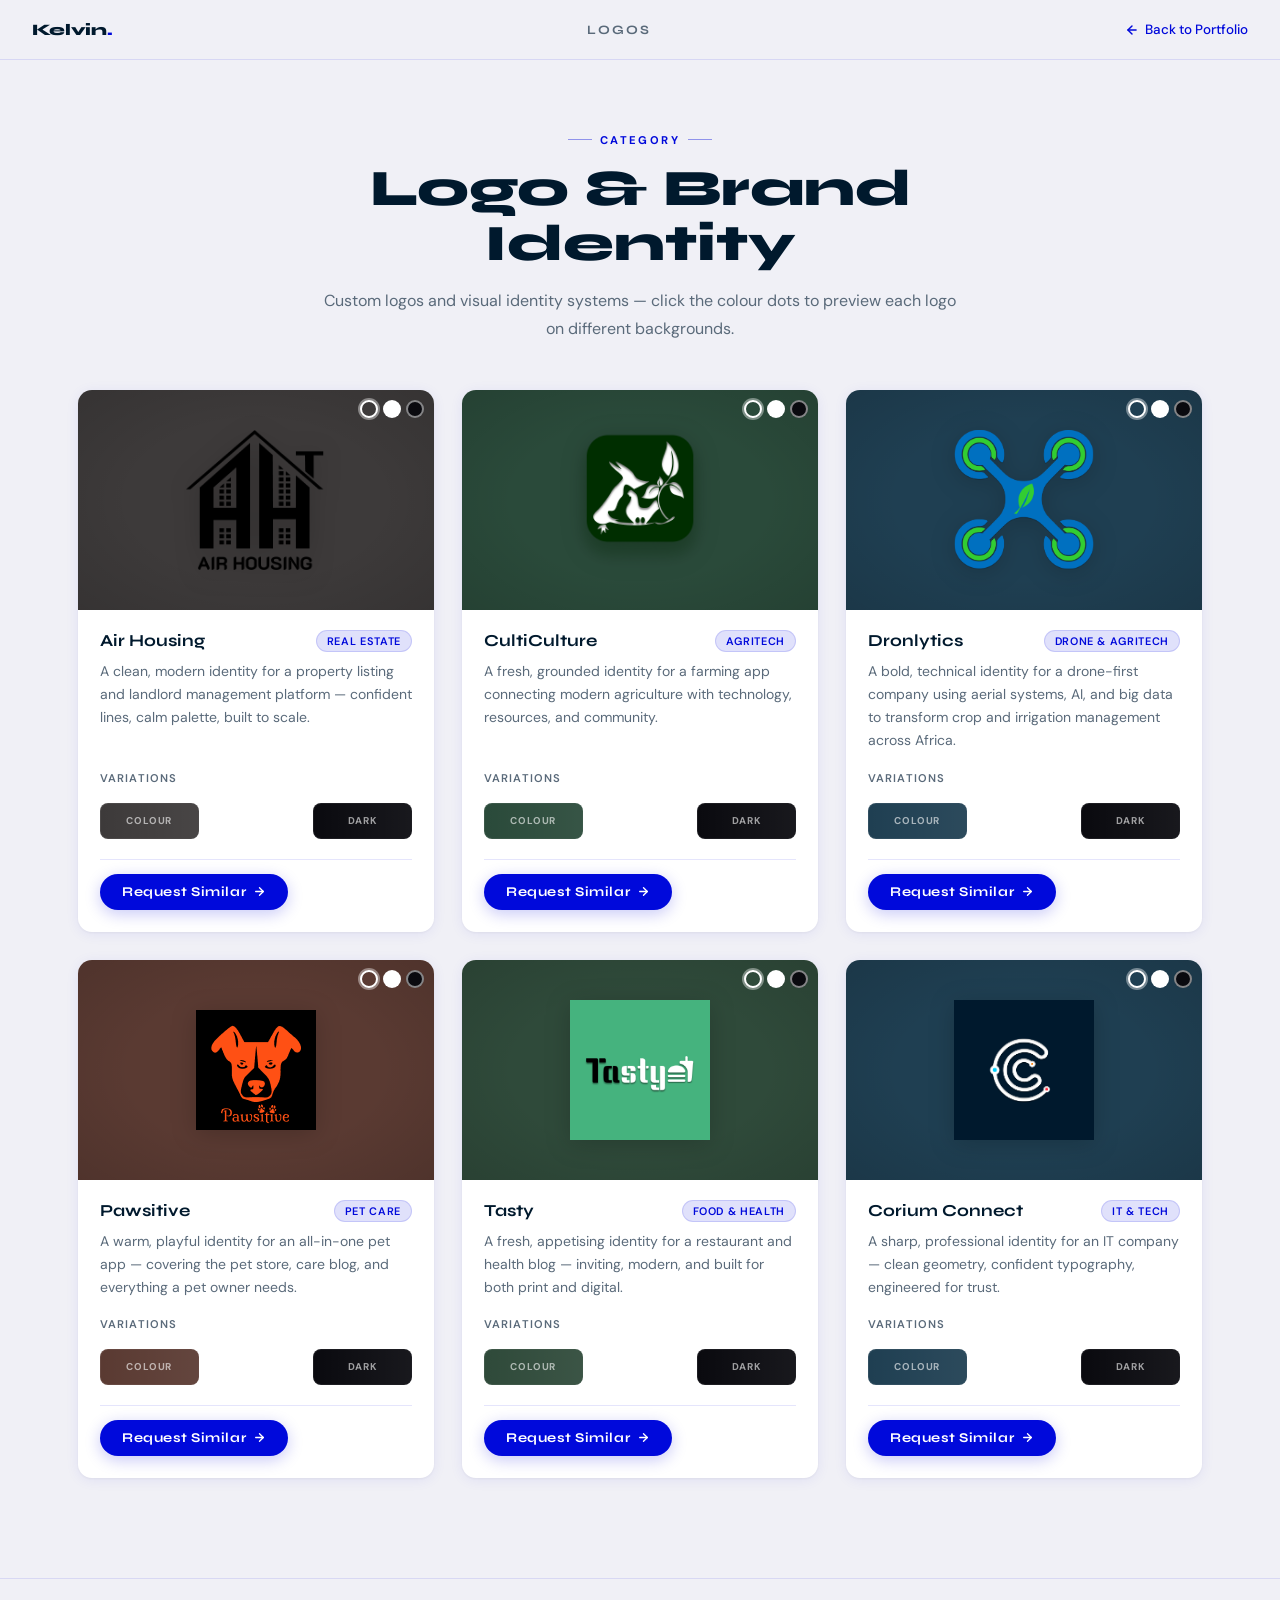
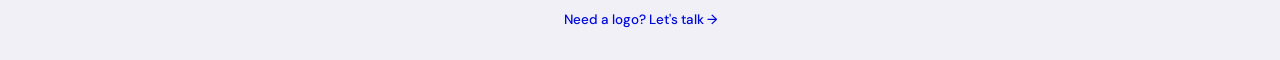
<file: logos.html>
<!DOCTYPE html>
<html lang="en">
<head>
  <meta charset="utf-8">
  <meta name="viewport" content="width=device-width, initial-scale=1">
  <title>Logos — Kelvin Ariedi</title>
  <link rel="stylesheet" href="work.css">
  <style>
    /* ── Logo grid ── */
    .logos-grid {
      display: grid;
      grid-template-columns: repeat(auto-fill, minmax(300px, 1fr));
      gap: 28px;
    }

    /* ── Logo card ── */
    .logo-card {
      background: var(--surface);
      border-radius: var(--radius);
      overflow: hidden;
      box-shadow: 0 2px 14px rgba(0,9,219,.07), 0 1px 3px rgba(0,0,0,.05);
      display: flex;
      flex-direction: column;
      transition: transform var(--transition), box-shadow var(--transition);
    }
    .logo-card:hover {
      transform: translateY(-5px);
      box-shadow: 0 18px 44px rgba(0,9,219,.13), 0 4px 12px rgba(0,0,0,.07);
    }

    /* ── Logo display area ── */
    .logo-display {
      height: 220px;
      display: flex;
      align-items: center;
      justify-content: center;
      padding: 36px;
      position: relative;
      overflow: hidden;
      transition: background .3s ease;
    }
    /* subtle inner vignette */
    .logo-display::after {
      content: '';
      position: absolute;
      inset: 0;
      background: radial-gradient(ellipse at center, transparent 50%, rgba(0,0,0,.12) 100%);
      pointer-events: none;
    }
    .logo-display img {
      max-width: 100%;
      max-height: 140px;
      object-fit: contain;
      position: relative;
      z-index: 1;
      filter: drop-shadow(0 4px 12px rgba(0,0,0,.18));
      transition: transform var(--transition);
    }
    .logo-card:hover .logo-display img { transform: scale(1.04); }

    /* placeholder icon when no image */
    .logo-placeholder {
      display: flex;
      align-items: center;
      justify-content: center;
      width: 80px; height: 80px;
      border-radius: 20px;
      background: rgba(255,255,255,.15);
      backdrop-filter: blur(4px);
    }
    .logo-placeholder svg {
      width: 36px; height: 36px;
      stroke: rgba(255,255,255,.6); fill: none;
      stroke-width: 1.4; stroke-linecap: round; stroke-linejoin: round;
    }

    /* bg toggle buttons */
    .bg-toggles {
      position: absolute;
      top: 10px; right: 10px;
      z-index: 2;
      display: flex;
      gap: 5px;
    }
    .bg-toggle {
      width: 18px; height: 18px;
      border-radius: 50%;
      border: 2px solid rgba(255,255,255,.5);
      cursor: pointer;
      transition: transform .18s ease, border-color .18s ease;
    }
    .bg-toggle:hover  { transform: scale(1.2); border-color: #fff; }
    .bg-toggle.active { border-color: #fff; box-shadow: 0 0 0 2px rgba(255,255,255,.4); }

    /* ── Card body ── */
    .logo-body {
      padding: 20px 22px 22px;
      flex: 1;
      display: flex;
      flex-direction: column;
      gap: 8px;
    }
    .logo-header {
      display: flex;
      align-items: flex-start;
      justify-content: space-between;
      gap: 10px;
    }
    .logo-name {
      font-family: 'Syne', sans-serif;
      font-size: 1.05rem;
      font-weight: 700;
      color: var(--ink);
    }
    .logo-desc {
      font-size: .875rem;
      line-height: 1.65;
      color: var(--muted);
      flex: 1;
    }

    /* variations strip */
    .variations-strip {
      display: flex;
      gap: 8px;
      margin-top: 6px;
    }
    .variation-swatch {
      flex: 1;
      height: 36px;
      border-radius: var(--radius-sm);
      display: flex;
      align-items: center;
      justify-content: center;
      font-size: .62rem;
      font-weight: 700;
      letter-spacing: .08em;
      text-transform: uppercase;
      color: rgba(255,255,255,.6);
      border: 1px solid rgba(255,255,255,.08);
      cursor: default;
      position: relative;
      overflow: hidden;
    }
    .variation-swatch span {
      position: relative;
      z-index: 1;
    }
    /* coming-soon shimmer */
    .variation-swatch.coming::after {
      content: '';
      position: absolute;
      inset: 0;
      background: linear-gradient(90deg, transparent 0%, rgba(255,255,255,.06) 50%, transparent 100%);
      background-size: 200% 100%;
      animation: shimmer 2s linear infinite;
    }
    @keyframes shimmer { to { background-position: -200% 0; } }

    .variations-label {
      font-size: .7rem;
      font-weight: 600;
      letter-spacing: .1em;
      text-transform: uppercase;
      color: var(--muted);
      margin-top: 10px;
      margin-bottom: 4px;
    }

    .logo-footer {
      margin-top: 12px;
      padding-top: 14px;
      border-top: 1px solid var(--border);
    }
  </style>
</head>
<body>

  <!-- Top bar -->
  <nav class="topbar">
    <a href="../index.html" class="topbar-brand">Kelvin<span>.</span></a>
    <span class="topbar-title">Logos</span>
    <a href="../index.html#portfolio" class="topbar-back">
      <svg viewBox="0 0 24 24"><line x1="5" y1="12" x2="19" y2="12"/><polyline points="12 5 19 12 12 19"/></svg>
      Back to Portfolio
    </a>
  </nav>

  <!-- Hero -->
  <div class="page-hero anim">
    <div class="eyebrow">Category</div>
    <h1>Logo &amp; Brand Identity</h1>
    <p>Custom logos and visual identity systems — click the colour dots to preview each logo on different backgrounds.</p>
  </div>

  <!-- Grid -->
  <div class="work-grid-wrapper">
    <div class="logos-grid" id="logosGrid"></div>
  </div>

  <!-- Footer -->
  <footer class="work-footer">
    <a href="../index.html#contact">Need a logo? Let's talk →</a>
  </footer>

  <script src="data.js"></script>
  <script>
    const grid = document.getElementById('logosGrid');

    /* bg colour options for the toggle dots */
    const bgOptions = [
      { color: null,      label: 'Brand' },   /* uses data.bg */
      { color: '#ffffff', label: 'Light' },
      { color: '#0a0a0f', label: 'Dark'  },
    ];

    if (!portfolioData.logos.length) {
      grid.innerHTML = `
        <div class="state-empty">
          <svg viewBox="0 0 24 24"><circle cx="12" cy="12" r="10"/><path d="M8 14s1.5 2 4 2 4-2 4-2"/><line x1="9" y1="9" x2="9.01" y2="9"/><line x1="15" y1="9" x2="15.01" y2="9"/></svg>
          <p>Logos coming soon.</p>
        </div>`;
    } else {
      portfolioData.logos.forEach((logo, i) => {
        const card = document.createElement('article');
        card.className = 'logo-card anim';
        card.style.animationDelay = (i * 80) + 'ms';

        const brandBg = logo.bg || '#0009DB';

        /* build bg-toggle dots */
        const togglesHTML = bgOptions.map((opt, ti) => {
          const col = opt.color || brandBg;
          return `<div
            class="bg-toggle ${ti === 0 ? 'active' : ''}"
            style="background:${col}"
            title="${opt.label} background"
            onclick="setBg(${i}, '${col}', this)"
          ></div>`;
        }).join('');

        /* variations strip — coming soon placeholders */
        const variationColors = [brandBg, '#ffffff', '#0a0a0f'];
        const variationLabels = ['Colour', 'Light', 'Dark'];
        const variationsHTML = variationColors.map((c, vi) =>
          `<div class="variation-swatch coming" style="background:${c}">
             <span>${variationLabels[vi]}</span>
           </div>`
        ).join('');

        card.innerHTML = `
          <div class="logo-display" id="logo-display-${i}" style="background:${brandBg}">
            <div class="bg-toggles">${togglesHTML}</div>
            ${logo.image
              ? `<img src="${logo.image}" alt="${logo.name} logo" onerror="this.parentElement.querySelector('.logo-placeholder') && this.remove(); showPlaceholder(${i})">`
              : `<div class="logo-placeholder"><svg viewBox="0 0 24 24"><path d="M12 2L2 7l10 5 10-5-10-5z"/><path d="M2 17l10 5 10-5"/><path d="M2 12l10 5 10-5"/></svg></div>`
            }
          </div>
          <div class="logo-body">
            <div class="logo-header">
              <h2 class="logo-name">${logo.name}</h2>
              <span class="tag">${logo.industry}</span>
            </div>
            <p class="logo-desc">${logo.description}</p>
            <p class="variations-label">Variations</p>
            <div class="variations-strip">${variationsHTML}</div>
            <div class="logo-footer">
              <a href="../index.html#contact" class="btn-primary">
                Request Similar
                <svg viewBox="0 0 24 24"><line x1="5" y1="12" x2="19" y2="12"/><polyline points="12 5 19 12 12 19"/></svg>
              </a>
            </div>
          </div>
        `;
        grid.appendChild(card);
      });
    }

    function setBg(index, color, el) {
      document.getElementById(`logo-display-${index}`).style.background = color;
      /* update active dot */
      el.closest('.bg-toggles').querySelectorAll('.bg-toggle').forEach(d => d.classList.remove('active'));
      el.classList.add('active');
    }

    function showPlaceholder(index) {
      const display = document.getElementById(`logo-display-${index}`);
      if (!display.querySelector('.logo-placeholder')) {
        display.insertAdjacentHTML('beforeend', `
          <div class="logo-placeholder">
            <svg viewBox="0 0 24 24"><path d="M12 2L2 7l10 5 10-5-10-5z"/><path d="M2 17l10 5 10-5"/><path d="M2 12l10 5 10-5"/></svg>
          </div>`);
      }
    }
  </script>
</body>
</html>
</file>
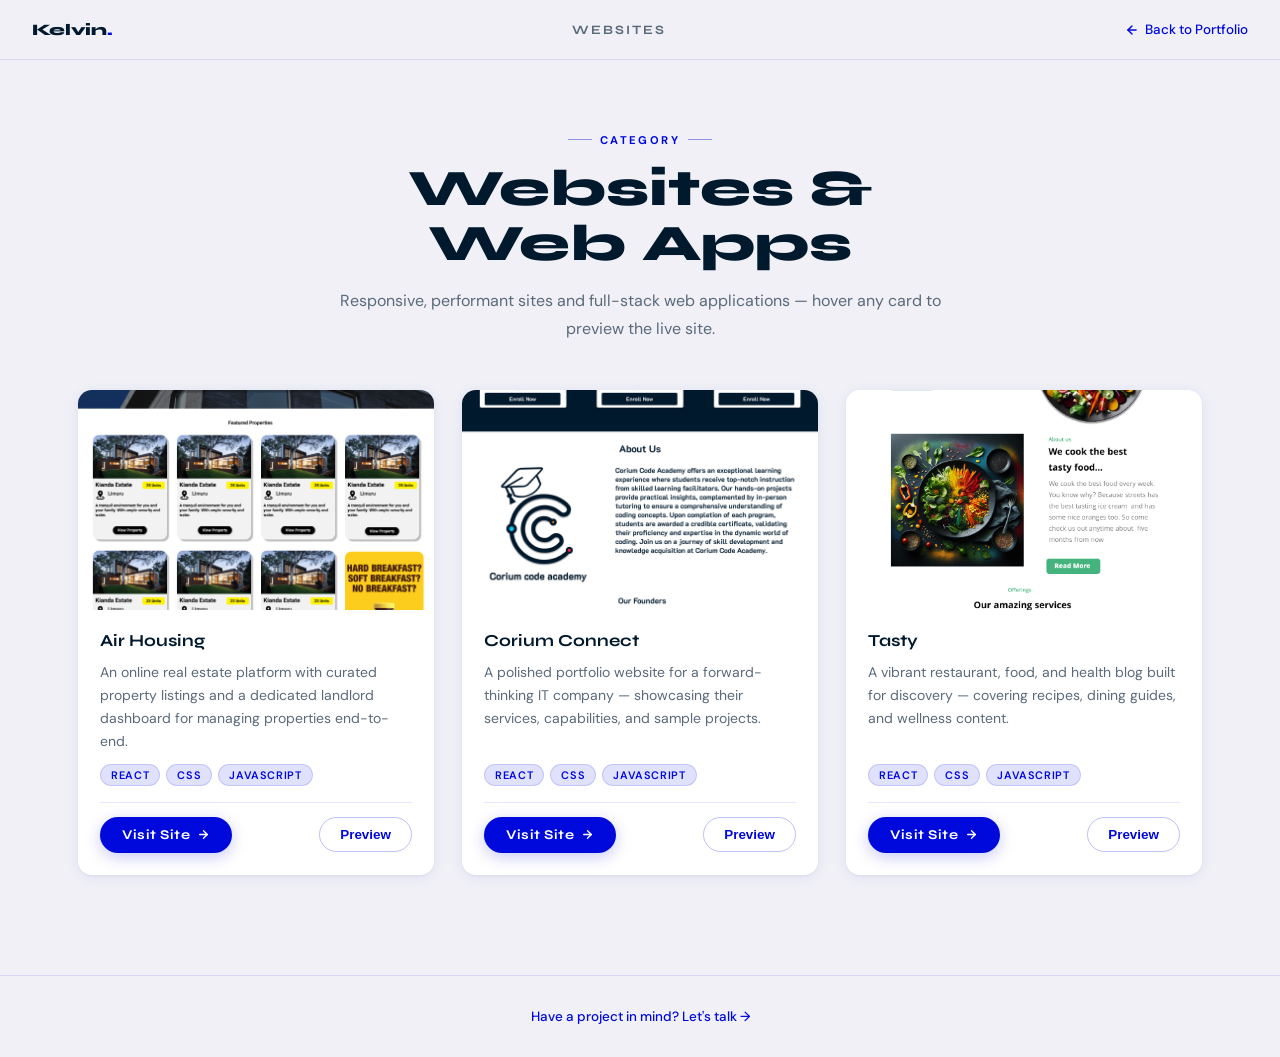
<file: websites.html>
<!DOCTYPE html>
<html lang="en">
<head>
  <meta charset="utf-8">
  <meta name="viewport" content="width=device-width, initial-scale=1">
  <title>Websites — Kelvin Ariedi</title>
  <link rel="stylesheet" href="work.css">
  <style>
    /* ── Website-specific grid ── */
    .sites-grid {
      display: grid;
      grid-template-columns: repeat(auto-fill, minmax(320px, 1fr));
      gap: 28px;
    }

    /* ── Site card ── */
    .site-card {
      background: var(--surface);
      border-radius: var(--radius);
      overflow: hidden;
      box-shadow: 0 2px 14px rgba(0,9,219,.07), 0 1px 3px rgba(0,0,0,.05);
      display: flex;
      flex-direction: column;
      transition: transform var(--transition), box-shadow var(--transition);
    }
    .site-card:hover {
      transform: translateY(-5px);
      box-shadow: 0 18px 44px rgba(0,9,219,.13), 0 4px 12px rgba(0,0,0,.07);
    }

    /* ── Preview area ── */
    .site-preview {
      position: relative;
      width: 100%;
      height: 220px;
      overflow: hidden;
      background: #e8e9ff;
      cursor: pointer;
    }

    /* thumbnail */
    .site-thumb {
      position: absolute;
      inset: 0;
      width: 100%; height: 100%;
      object-fit: cover;
      transition: opacity .4s ease;
      z-index: 2;
      background: linear-gradient(135deg, #e8e9ff, #c8caff);
    }
    /* placeholder gradient shown when no image */
    .site-thumb-placeholder {
      position: absolute;
      inset: 0;
      display: flex;
      align-items: center;
      justify-content: center;
      background: linear-gradient(135deg, #e8e9ff 0%, #c8caff 100%);
      z-index: 1;
    }
    .site-thumb-placeholder svg {
      width: 40px; height: 40px;
      stroke: rgba(0,9,219,.25); fill: none;
      stroke-width: 1.2; stroke-linecap: round; stroke-linejoin: round;
    }

    /* iframe */
    .site-iframe {
      position: absolute;
      inset: 0;
      width: 100%; height: 100%;
      border: none;
      transform: scale(1);
      transform-origin: top left;
      opacity: 0;
      transition: opacity .45s ease;
      z-index: 1;
      pointer-events: none;
      background: #fff;
    }

    /* iframe active state (on hover) */
    .site-preview.previewing .site-thumb  { opacity: 0; z-index: 1; }
    .site-preview.previewing .site-iframe { opacity: 1; z-index: 2; pointer-events: auto; }

    /* loading spinner overlay */
    .site-loader {
      position: absolute;
      inset: 0;
      z-index: 3;
      display: flex;
      align-items: center;
      justify-content: center;
      background: rgba(240,240,246,.7);
      backdrop-filter: blur(4px);
      opacity: 0;
      transition: opacity .25s ease;
      pointer-events: none;
    }
    .site-preview.loading .site-loader { opacity: 1; }
    .spinner {
      width: 28px; height: 28px;
      border: 2.5px solid rgba(0,9,219,.15);
      border-top-color: var(--blue);
      border-radius: 50%;
      animation: spin .7s linear infinite;
    }
    @keyframes spin { to { transform: rotate(360deg); } }

    /* hover cue badge */
    .preview-badge {
      position: absolute;
      bottom: 10px; right: 10px;
      z-index: 4;
      font-size: .67rem;
      font-weight: 700;
      letter-spacing: .1em;
      text-transform: uppercase;
      background: rgba(0,9,219,.85);
      backdrop-filter: blur(6px);
      color: #fff;
      padding: 4px 10px;
      border-radius: 100px;
      opacity: 0;
      transform: translateY(4px);
      transition: opacity .25s ease, transform .25s ease;
      pointer-events: none;
    }
    .site-card:hover .preview-badge { opacity: 1; transform: translateY(0); }

    /* iframe error fallback */
    .iframe-blocked {
      position: absolute;
      inset: 0;
      z-index: 3;
      display: none;
      flex-direction: column;
      align-items: center;
      justify-content: center;
      gap: 8px;
      background: rgba(240,240,246,.95);
      text-align: center;
      padding: 20px;
    }
    .iframe-blocked svg { width: 32px; height: 32px; stroke: var(--muted); fill:none; stroke-width:1.4; stroke-linecap:round; stroke-linejoin:round; }
    .iframe-blocked p { font-size: .8rem; color: var(--muted); }
    .site-preview.blocked .iframe-blocked { display: flex; }
    .site-preview.blocked .site-loader    { opacity: 0; }

    /* ── Card body ── */
    .site-body {
      padding: 20px 22px 22px;
      flex: 1;
      display: flex;
      flex-direction: column;
      gap: 10px;
    }
    .site-name {
      font-family: 'Syne', sans-serif;
      font-size: 1.05rem;
      font-weight: 700;
      color: var(--ink);
    }
    .site-desc {
      font-size: .875rem;
      line-height: 1.65;
      color: var(--muted);
      flex: 1;
    }
    .site-tags {
      display: flex;
      flex-wrap: wrap;
      gap: 6px;
    }
    .site-actions {
      display: flex;
      align-items: center;
      justify-content: space-between;
      margin-top: 6px;
      padding-top: 14px;
      border-top: 1px solid var(--border);
      gap: 10px;
    }
  </style>
</head>
<body>

  <!-- Top bar -->
  <nav class="topbar">
    <a href="../index.html" class="topbar-brand">Kelvin<span>.</span></a>
    <span class="topbar-title">Websites</span>
    <a href="../index.html#portfolio" class="topbar-back">
      <svg viewBox="0 0 24 24"><line x1="5" y1="12" x2="19" y2="12"/><polyline points="12 5 19 12 12 19"/></svg>
      Back to Portfolio
    </a>
  </nav>

  <!-- Hero -->
  <div class="page-hero anim">
    <div class="eyebrow">Category</div>
    <h1>Websites &amp; Web Apps</h1>
    <p>Responsive, performant sites and full-stack web applications — hover any card to preview the live site.</p>
  </div>

  <!-- Grid -->
  <div class="work-grid-wrapper">
    <div class="sites-grid" id="sitesGrid">
      <!-- Cards injected by JS -->
    </div>
  </div>

  <!-- Footer -->
  <footer class="work-footer">
    <a href="../index.html#contact">Have a project in mind? Let's talk →</a>
  </footer>

  <script src="data.js"></script>
  <script>
    const grid = document.getElementById('sitesGrid');

    if (!portfolioData.websites.length) {
      grid.innerHTML = `
        <div class="state-empty">
          <svg viewBox="0 0 24 24"><rect x="2" y="3" width="20" height="14" rx="2"/><line x1="8" y1="21" x2="16" y2="21"/><line x1="12" y1="17" x2="12" y2="21"/></svg>
          <p>Projects coming soon.</p>
        </div>`;
    } else {
      portfolioData.websites.forEach((site, i) => {
        const card = document.createElement('article');
        card.className = 'site-card anim';
        card.style.animationDelay = (i * 80) + 'ms';

        const tagsHTML = site.tags.map(t => `<span class="tag">${t}</span>`).join('');

        card.innerHTML = `
          <div class="site-preview" id="preview-${i}">
            <div class="site-thumb-placeholder">
              <svg viewBox="0 0 24 24"><rect x="2" y="3" width="20" height="14" rx="2"/><line x1="8" y1="21" x2="16" y2="21"/><line x1="12" y1="17" x2="12" y2="21"/></svg>
            </div>
            <img
              class="site-thumb"
              src="${site.thumbnail}"
              alt="${site.name} screenshot"
              onerror="this.style.display='none'"
            >
            <iframe
              class="site-iframe"
              id="iframe-${i}"
              title="${site.name} live preview"
              sandbox="allow-scripts allow-same-origin"
              loading="lazy"
            ></iframe>
            <div class="site-loader"><div class="spinner"></div></div>
            <div class="iframe-blocked">
              <svg viewBox="0 0 24 24"><circle cx="12" cy="12" r="10"/><line x1="4.93" y1="4.93" x2="19.07" y2="19.07"/></svg>
              <p>This site doesn't allow embedding.<br>Open it directly ↓</p>
            </div>
            <span class="preview-badge">Live Preview</span>
          </div>
          <div class="site-body">
            <h2 class="site-name">${site.name}</h2>
            <p class="site-desc">${site.description}</p>
            <div class="site-tags">${tagsHTML}</div>
            <div class="site-actions">
              <a href="${site.url}" target="_blank" rel="noopener" class="btn-primary">
                Visit Site
                <svg viewBox="0 0 24 24"><line x1="5" y1="12" x2="19" y2="12"/><polyline points="12 5 19 12 12 19"/></svg>
              </a>
              <button class="btn-ghost" onclick="togglePreview(${i}, '${site.url}')">
                Preview
              </button>
            </div>
          </div>
        `;
        grid.appendChild(card);

        /* hover auto-preview on desktop */
        const preview = card.querySelector('.site-preview');
        let hoverTimer;
        preview.addEventListener('mouseenter', () => {
          hoverTimer = setTimeout(() => loadIframe(i, site.url), 600);
        });
        preview.addEventListener('mouseleave', () => {
          clearTimeout(hoverTimer);
          /* keep iframe loaded but revert visual */
          preview.classList.remove('previewing');
        });
      });
    }

    /* ── Load iframe logic ── */
    function loadIframe(index, url) {
      const preview = document.getElementById(`preview-${index}`);
      const iframe  = document.getElementById(`iframe-${index}`);
      if (preview.classList.contains('blocked')) return;

      if (!iframe.src || iframe.src === 'about:blank' || iframe.src === '') {
        preview.classList.add('loading');
        iframe.src = url;

        /* detect block via load event timeout */
        let loaded = false;
        iframe.onload = () => {
          loaded = true;
          preview.classList.remove('loading');
          preview.classList.add('previewing');
        };
        setTimeout(() => {
          if (!loaded) {
            preview.classList.remove('loading');
            preview.classList.add('blocked');
          }
        }, 6000);
      } else {
        preview.classList.add('previewing');
      }
    }

    function togglePreview(index, url) {
      const preview = document.getElementById(`preview-${index}`);
      if (preview.classList.contains('previewing')) {
        preview.classList.remove('previewing');
      } else {
        loadIframe(index, url);
      }
    }
  </script>
</body>
</html>
</file>
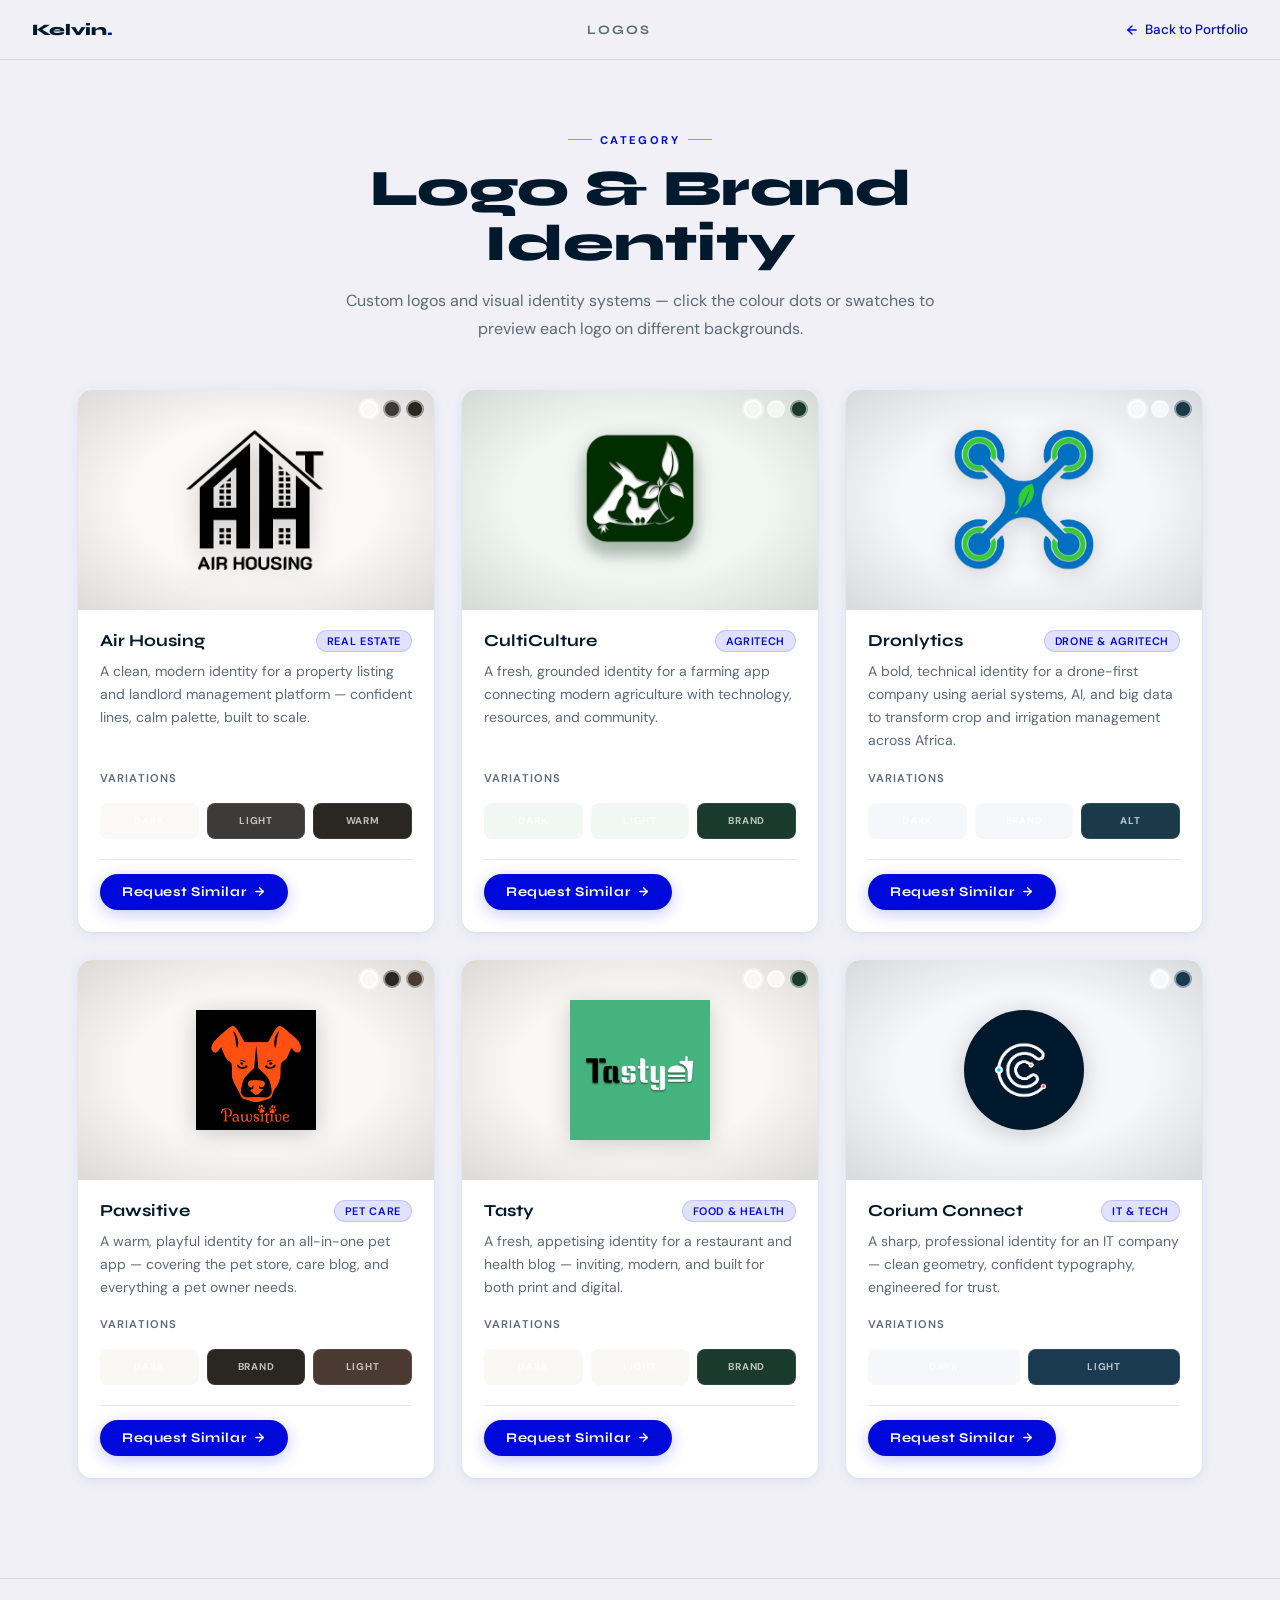
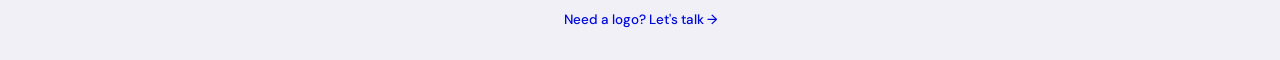
<file: work/logos.html>
<!DOCTYPE html>
<html lang="en">
<head>
  <meta charset="utf-8">
  <meta name="viewport" content="width=device-width, initial-scale=1">
  <title>Logos — Kelvin Ariedi</title>
  <link rel="stylesheet" href="work.css">
  <style>
    /* ── Logo grid ── */
    .logos-grid {
      display: grid;
      grid-template-columns: repeat(auto-fill, minmax(300px, 1fr));
      gap: 28px;
    }

    /* ── Logo card ── */
    .logo-card {
      background: var(--surface);
      border-radius: var(--radius);
      overflow: hidden;
      box-shadow: 0 2px 14px rgba(0,9,219,.07), 0 1px 3px rgba(0,0,0,.05);
      display: flex;
      flex-direction: column;
      transition: transform var(--transition), box-shadow var(--transition);
    }
    .logo-card:hover {
      transform: translateY(-5px);
      box-shadow: 0 18px 44px rgba(0,9,219,.13), 0 4px 12px rgba(0,0,0,.07);
    }

    /* ── Logo display area ── */
    .logo-display {
      height: 220px;
      display: flex;
      align-items: center;
      justify-content: center;
      padding: 36px;
      position: relative;
      overflow: hidden;
      transition: background .3s ease;
    }
    .logo-display::after {
      content: '';
      position: absolute;
      inset: 0;
      background: radial-gradient(ellipse at center, transparent 50%, rgba(0,0,0,.12) 100%);
      pointer-events: none;
    }
    .logo-display img {
      max-width: 100%;
      max-height: 140px;
      object-fit: contain;
      position: relative;
      z-index: 1;
      filter: drop-shadow(0 4px 12px rgba(0,0,0,.18));
      transition: transform var(--transition), opacity .25s ease;
    }
    .logo-card:hover .logo-display img { transform: scale(1.04); }

    /* placeholder icon when no image */
    .logo-placeholder {
      display: flex;
      align-items: center;
      justify-content: center;
      width: 80px; height: 80px;
      border-radius: 20px;
      background: rgba(255,255,255,.15);
      backdrop-filter: blur(4px);
    }
    .logo-placeholder svg {
      width: 36px; height: 36px;
      stroke: rgba(255,255,255,.6); fill: none;
      stroke-width: 1.4; stroke-linecap: round; stroke-linejoin: round;
    }

    /* bg toggle buttons */
    .bg-toggles {
      position: absolute;
      top: 10px; right: 10px;
      z-index: 2;
      display: flex;
      gap: 5px;
    }
    .bg-toggle {
      width: 18px; height: 18px;
      border-radius: 50%;
      border: 2px solid rgba(255,255,255,.5);
      cursor: pointer;
      transition: transform .18s ease, border-color .18s ease;
    }
    .bg-toggle:hover  { transform: scale(1.2); border-color: #fff; }
    .bg-toggle.active { border-color: #fff; box-shadow: 0 0 0 2px rgba(255,255,255,.4); }

    /* variant label tooltip */
    .bg-toggle[title]:hover::after {
      content: attr(title);
      position: absolute;
      top: calc(100% + 6px);
      right: 0;
      background: rgba(0,0,0,.7);
      color: #fff;
      font-size: .6rem;
      font-weight: 700;
      letter-spacing: .08em;
      text-transform: uppercase;
      padding: 3px 7px;
      border-radius: 4px;
      white-space: nowrap;
      pointer-events: none;
    }

    /* ── Card body ── */
    .logo-body {
      padding: 20px 22px 22px;
      flex: 1;
      display: flex;
      flex-direction: column;
      gap: 8px;
    }
    .logo-header {
      display: flex;
      align-items: flex-start;
      justify-content: space-between;
      gap: 10px;
    }
    .logo-name {
      font-family: 'Syne', sans-serif;
      font-size: 1.05rem;
      font-weight: 700;
      color: var(--ink);
    }
    .logo-desc {
      font-size: .875rem;
      line-height: 1.65;
      color: var(--muted);
      flex: 1;
    }

    /* variations strip */
    .variations-strip {
      display: flex;
      gap: 8px;
      margin-top: 6px;
    }
    .variation-swatch {
      flex: 1;
      height: 36px;
      border-radius: var(--radius-sm);
      display: flex;
      align-items: center;
      justify-content: center;
      font-size: .62rem;
      font-weight: 700;
      letter-spacing: .08em;
      text-transform: uppercase;
      color: rgba(255,255,255,.7);
      border: 1px solid rgba(255,255,255,.08);
      cursor: pointer;
      position: relative;
      overflow: hidden;
      transition: transform .18s ease, box-shadow .18s ease;
    }
    .variation-swatch:hover {
      transform: scale(1.04);
      box-shadow: 0 4px 12px rgba(0,0,0,.18);
    }
    .variation-swatch span {
      position: relative;
      z-index: 1;
    }

    .variations-label {
      font-size: .7rem;
      font-weight: 600;
      letter-spacing: .1em;
      text-transform: uppercase;
      color: var(--muted);
      margin-top: 10px;
      margin-bottom: 4px;
    }

    .logo-footer {
      margin-top: 12px;
      padding-top: 14px;
      border-top: 1px solid var(--border);
    }

    /* Circular logo image for Corium (6th card) */
    .logo-card:nth-child(6) .logo-display img {
      border-radius: 50%;
      width: 140px;
      height: 140px;
      padding: 10px;
      box-sizing: border-box;
    }
  
    /* ── Category navigation strip ── */
    .cat-nav {
      display: flex;
      align-items: center;
      justify-content: center;
      gap: 8px;
      flex-wrap: wrap;
      padding: 12px 24px;
      background: rgba(240,240,246,.9);
      backdrop-filter: blur(10px);
      -webkit-backdrop-filter: blur(10px);
      border-bottom: 1px solid rgba(0,9,219,.08);
      position: sticky;
      top: 60px;
      z-index: 99;
    }
    .cat-nav-btn {
      display: inline-flex;
      align-items: center;
      gap: 6px;
      font-size: .78rem;
      font-weight: 600;
      letter-spacing: .02em;
      color: #5a6a7a;
      text-decoration: none;
      padding: 6px 14px;
      border-radius: 100px;
      border: 1.5px solid rgba(0,9,219,.15);
      background: transparent;
      transition: all .2s ease;
      white-space: nowrap;
    }
    .cat-nav-btn svg {
      width: 13px; height: 13px;
      stroke: currentColor; fill: none;
      stroke-width: 2; stroke-linecap: round; stroke-linejoin: round;
    }
    .cat-nav-btn:hover {
      color: #0009DB;
      border-color: #0009DB;
      background: rgba(0,9,219,.05);
    }
    .cat-nav-btn.active {
      color: #fff;
      background: #0009DB;
      border-color: #0009DB;
      box-shadow: 0 4px 14px rgba(0,9,219,.25);
    }
    @media (max-width: 600px) {
      .cat-nav { gap: 6px; padding: 10px 12px; top: 60px; }
      .cat-nav-btn { font-size: .72rem; padding: 5px 11px; }
    }

  </style>
</head>
<body>

  <!-- Top bar -->
  <nav class="topbar">
    <a href="../index.html" class="topbar-brand">Kelvin<span>.</span></a>
    <span class="topbar-title">Logos</span>
    <a href="../index.html#portfolio" class="topbar-back">
      <svg viewBox="0 0 24 24"><line x1="5" y1="12" x2="19" y2="12"/><polyline points="12 5 19 12 12 19"/></svg>
      Back to Portfolio
    </a>
  </nav>

  <!-- Hero -->
  <div class="page-hero anim">
    <div class="eyebrow">Category</div>
    <h1>Logo &amp; Brand Identity</h1>
    <p>Custom logos and visual identity systems — click the colour dots or swatches to preview each logo on different backgrounds.</p>
  </div>

  <!-- Grid -->
  <div class="work-grid-wrapper">
    <div class="logos-grid" id="logosGrid"></div>
  </div>

  <!-- Footer -->
  <footer class="work-footer">
    <a href="../index.html#contact">Need a logo? Let's talk →</a>
  </footer>

  <script src="data.js"></script>
  <script>
    const grid = document.getElementById('logosGrid');

    if (!portfolioData.logos.length) {
      grid.innerHTML = `
        <div class="state-empty">
          <svg viewBox="0 0 24 24"><circle cx="12" cy="12" r="10"/><path d="M8 14s1.5 2 4 2 4-2 4-2"/><line x1="9" y1="9" x2="9.01" y2="9"/><line x1="15" y1="9" x2="15.01" y2="9"/></svg>
          <p>Logos coming soon.</p>
        </div>`;
    } else {
      portfolioData.logos.forEach((logo, i) => {
        const card = document.createElement('article');
        card.className = 'logo-card anim';
        card.style.animationDelay = (i * 80) + 'ms';

        /* Use variants array if present, otherwise fall back to single bg options */
        const variants = logo.variants && logo.variants.length
          ? logo.variants
          : [
              { image: logo.image, bg: logo.bg || '#0009DB', label: 'Brand'  },
              { image: logo.image, bg: '#ffffff',            label: 'Light'  },
              { image: logo.image, bg: '#0a0a0f',            label: 'Dark'   }
            ];

        const firstVariant = variants[0];

        /* Toggle dots */
        const togglesHTML = variants.map((v, ti) =>
          `<div
            class="bg-toggle ${ti === 0 ? 'active' : ''}"
            style="background:${v.bg}"
            title="${v.label}"
            onclick="setVariant(${i}, ${ti}, this)"
          ></div>`
        ).join('');

        /* Clickable variation swatches */
        const variationsHTML = variants.map((v, vi) =>
          `<div
            class="variation-swatch"
            style="background:${v.bg}"
            onclick="setVariant(${i}, ${vi}, document.querySelectorAll('#logosGrid .logo-card')[${i}].querySelectorAll('.bg-toggle')[${vi}])"
          >
            <span>${v.label}</span>
          </div>`
        ).join('');

        card.innerHTML = `
          <div class="logo-display" id="logo-display-${i}" style="background:${firstVariant.bg}">
            <div class="bg-toggles">${togglesHTML}</div>
            ${firstVariant.image
              ? `<img id="logo-img-${i}" src="${firstVariant.image}" alt="${logo.name} logo">`
              : `<div class="logo-placeholder"><svg viewBox="0 0 24 24"><path d="M12 2L2 7l10 5 10-5-10-5z"/><path d="M2 17l10 5 10-5"/><path d="M2 12l10 5 10-5"/></svg></div>`
            }
          </div>
          <div class="logo-body">
            <div class="logo-header">
              <h2 class="logo-name">${logo.name}</h2>
              <span class="tag">${logo.industry}</span>
            </div>
            <p class="logo-desc">${logo.description}</p>
            <p class="variations-label">Variations</p>
            <div class="variations-strip">${variationsHTML}</div>
            <div class="logo-footer">
              <a href="../index.html#contact" class="btn-primary">
                Request Similar
                <svg viewBox="0 0 24 24"><line x1="5" y1="12" x2="19" y2="12"/><polyline points="12 5 19 12 12 19"/></svg>
              </a>
            </div>
          </div>
        `;
        grid.appendChild(card);
      });
    }

    /* Store variants data for JS access */
    const variantMap = {};
    portfolioData.logos.forEach((logo, i) => {
      variantMap[i] = logo.variants && logo.variants.length
        ? logo.variants
        : [
            { image: logo.image, bg: logo.bg || '#0009DB', label: 'Brand'  },
            { image: logo.image, bg: '#ffffff',            label: 'Light'  },
            { image: logo.image, bg: '#0a0a0f',            label: 'Dark'   }
          ];
    });

    function setVariant(cardIndex, variantIndex, dotEl) {
      const variant = variantMap[cardIndex][variantIndex];
      const display = document.getElementById(`logo-display-${cardIndex}`);
      const img     = document.getElementById(`logo-img-${cardIndex}`);

      /* Swap background */
      display.style.background = variant.bg;

      /* Swap logo image with a quick fade */
      if (img && variant.image) {
        img.style.opacity = '0';
        setTimeout(() => {
          img.src = variant.image;
          img.style.opacity = '1';
        }, 160);
      }

      /* Update active dot — find the card and reset all dots */
      const card = display.closest('.logo-card');
      card.querySelectorAll('.bg-toggle').forEach(d => d.classList.remove('active'));
      /* dotEl may be the swatch (not a dot), so find the matching dot by index */
      const dots = card.querySelectorAll('.bg-toggle');
      if (dots[variantIndex]) dots[variantIndex].classList.add('active');
    }
  </script>
  <script>
    /* Highlight current category in nav strip */
    (function() {
      var page = 'logos';
      document.querySelectorAll('.cat-nav-btn').forEach(function(btn) {
        if (btn.dataset.page === page) btn.classList.add('active');
      });
    })();
  </script>

</body>
</html>
</file>
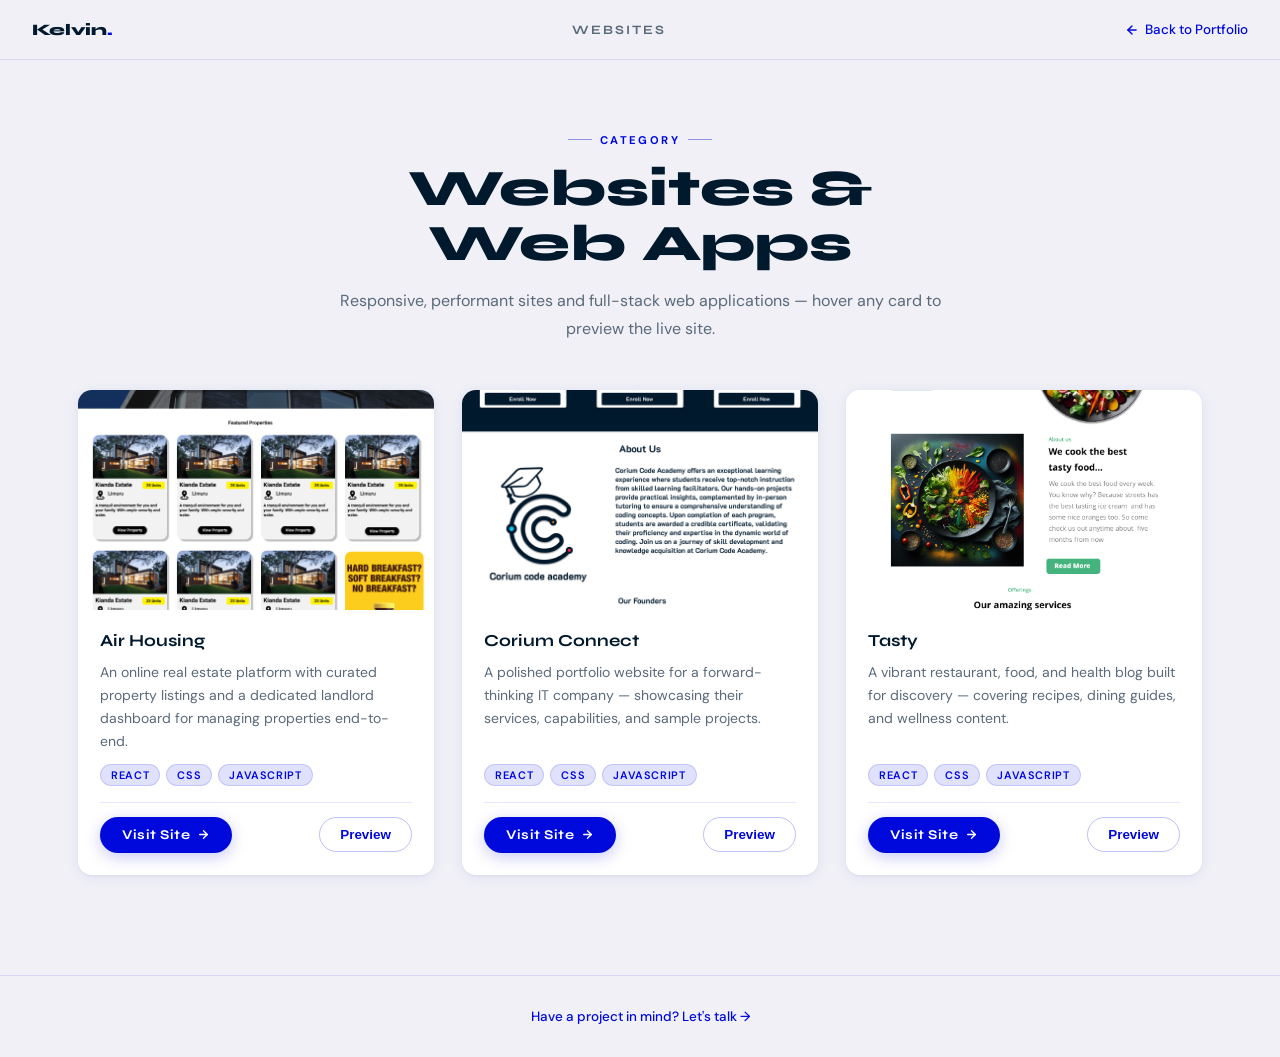
<file: work/websites.html>
<!DOCTYPE html>
<html lang="en">
<head>
  <meta charset="utf-8">
  <meta name="viewport" content="width=device-width, initial-scale=1">
  <title>Websites — Kelvin Ariedi</title>
  <link rel="stylesheet" href="work.css">
  <style>
    /* ── Website-specific grid ── */
    .sites-grid {
      display: grid;
      grid-template-columns: repeat(auto-fill, minmax(320px, 1fr));
      gap: 28px;
    }

    /* ── Site card ── */
    .site-card {
      background: var(--surface);
      border-radius: var(--radius);
      overflow: hidden;
      box-shadow: 0 2px 14px rgba(0,9,219,.07), 0 1px 3px rgba(0,0,0,.05);
      display: flex;
      flex-direction: column;
      transition: transform var(--transition), box-shadow var(--transition);
    }
    .site-card:hover {
      transform: translateY(-5px);
      box-shadow: 0 18px 44px rgba(0,9,219,.13), 0 4px 12px rgba(0,0,0,.07);
    }

    /* ── Preview area ── */
    .site-preview {
      position: relative;
      width: 100%;
      height: 220px;
      overflow: hidden;
      background: #e8e9ff;
      cursor: pointer;
    }

    /* thumbnail */
    .site-thumb {
      position: absolute;
      inset: 0;
      width: 100%; height: 100%;
      object-fit: cover;
      transition: opacity .4s ease;
      z-index: 2;
      background: linear-gradient(135deg, #e8e9ff, #c8caff);
    }
    /* placeholder gradient shown when no image */
    .site-thumb-placeholder {
      position: absolute;
      inset: 0;
      display: flex;
      align-items: center;
      justify-content: center;
      background: linear-gradient(135deg, #e8e9ff 0%, #c8caff 100%);
      z-index: 1;
    }
    .site-thumb-placeholder svg {
      width: 40px; height: 40px;
      stroke: rgba(0,9,219,.25); fill: none;
      stroke-width: 1.2; stroke-linecap: round; stroke-linejoin: round;
    }

    /* iframe */
    .site-iframe {
      position: absolute;
      inset: 0;
      width: 100%; height: 100%;
      border: none;
      transform: scale(1);
      transform-origin: top left;
      opacity: 0;
      transition: opacity .45s ease;
      z-index: 1;
      pointer-events: none;
      background: #fff;
    }

    /* iframe active state (on hover) */
    .site-preview.previewing .site-thumb  { opacity: 0; z-index: 1; }
    .site-preview.previewing .site-iframe { opacity: 1; z-index: 2; pointer-events: auto; }

    /* loading spinner overlay */
    .site-loader {
      position: absolute;
      inset: 0;
      z-index: 3;
      display: flex;
      align-items: center;
      justify-content: center;
      background: rgba(240,240,246,.7);
      backdrop-filter: blur(4px);
      opacity: 0;
      transition: opacity .25s ease;
      pointer-events: none;
    }
    .site-preview.loading .site-loader { opacity: 1; }
    .spinner {
      width: 28px; height: 28px;
      border: 2.5px solid rgba(0,9,219,.15);
      border-top-color: var(--blue);
      border-radius: 50%;
      animation: spin .7s linear infinite;
    }
    @keyframes spin { to { transform: rotate(360deg); } }

    /* hover cue badge */
    .preview-badge {
      position: absolute;
      bottom: 10px; right: 10px;
      z-index: 4;
      font-size: .67rem;
      font-weight: 700;
      letter-spacing: .1em;
      text-transform: uppercase;
      background: rgba(0,9,219,.85);
      backdrop-filter: blur(6px);
      color: #fff;
      padding: 4px 10px;
      border-radius: 100px;
      opacity: 0;
      transform: translateY(4px);
      transition: opacity .25s ease, transform .25s ease;
      pointer-events: none;
    }
    .site-card:hover .preview-badge { opacity: 1; transform: translateY(0); }

    /* iframe error fallback */
    .iframe-blocked {
      position: absolute;
      inset: 0;
      z-index: 3;
      display: none;
      flex-direction: column;
      align-items: center;
      justify-content: center;
      gap: 8px;
      background: rgba(240,240,246,.95);
      text-align: center;
      padding: 20px;
    }
    .iframe-blocked svg { width: 32px; height: 32px; stroke: var(--muted); fill:none; stroke-width:1.4; stroke-linecap:round; stroke-linejoin:round; }
    .iframe-blocked p { font-size: .8rem; color: var(--muted); }
    .site-preview.blocked .iframe-blocked { display: flex; }
    .site-preview.blocked .site-loader    { opacity: 0; }

    /* ── Card body ── */
    .site-body {
      padding: 20px 22px 22px;
      flex: 1;
      display: flex;
      flex-direction: column;
      gap: 10px;
    }
    .site-name {
      font-family: 'Syne', sans-serif;
      font-size: 1.05rem;
      font-weight: 700;
      color: var(--ink);
    }
    .site-desc {
      font-size: .875rem;
      line-height: 1.65;
      color: var(--muted);
      flex: 1;
    }
    .site-tags {
      display: flex;
      flex-wrap: wrap;
      gap: 6px;
    }
    .site-actions {
      display: flex;
      align-items: center;
      justify-content: space-between;
      margin-top: 6px;
      padding-top: 14px;
      border-top: 1px solid var(--border);
      gap: 10px;
    }
  
    /* ── Category navigation strip ── */
    .cat-nav {
      display: flex;
      align-items: center;
      justify-content: center;
      gap: 8px;
      flex-wrap: wrap;
      padding: 12px 24px;
      background: rgba(240,240,246,.9);
      backdrop-filter: blur(10px);
      -webkit-backdrop-filter: blur(10px);
      border-bottom: 1px solid rgba(0,9,219,.08);
      position: sticky;
      top: 60px;
      z-index: 99;
    }
    .cat-nav-btn {
      display: inline-flex;
      align-items: center;
      gap: 6px;
      font-size: .78rem;
      font-weight: 600;
      letter-spacing: .02em;
      color: #5a6a7a;
      text-decoration: none;
      padding: 6px 14px;
      border-radius: 100px;
      border: 1.5px solid rgba(0,9,219,.15);
      background: transparent;
      transition: all .2s ease;
      white-space: nowrap;
    }
    .cat-nav-btn svg {
      width: 13px; height: 13px;
      stroke: currentColor; fill: none;
      stroke-width: 2; stroke-linecap: round; stroke-linejoin: round;
    }
    .cat-nav-btn:hover {
      color: #0009DB;
      border-color: #0009DB;
      background: rgba(0,9,219,.05);
    }
    .cat-nav-btn.active {
      color: #fff;
      background: #0009DB;
      border-color: #0009DB;
      box-shadow: 0 4px 14px rgba(0,9,219,.25);
    }
    @media (max-width: 600px) {
      .cat-nav { gap: 6px; padding: 10px 12px; top: 60px; }
      .cat-nav-btn { font-size: .72rem; padding: 5px 11px; }
    }

  </style>
</head>
<body>

  <!-- Top bar -->
  <nav class="topbar">
    <a href="../index.html" class="topbar-brand">Kelvin<span>.</span></a>
    <span class="topbar-title">Websites</span>
    <a href="../index.html#portfolio" class="topbar-back">
      <svg viewBox="0 0 24 24"><line x1="5" y1="12" x2="19" y2="12"/><polyline points="12 5 19 12 12 19"/></svg>
      Back to Portfolio
    </a>
  </nav>

  <!-- Hero -->
  <div class="page-hero anim">
    <div class="eyebrow">Category</div>
    <h1>Websites &amp; Web Apps</h1>
    <p>Responsive, performant sites and full-stack web applications — hover any card to preview the live site.</p>
  </div>

  <!-- Grid -->
  <div class="work-grid-wrapper">
    <div class="sites-grid" id="sitesGrid">
      <!-- Cards injected by JS -->
    </div>
  </div>

  <!-- Footer -->
  <footer class="work-footer">
    <a href="../index.html#contact">Have a project in mind? Let's talk →</a>
  </footer>

  <script src="data.js"></script>
  <script>
    const grid = document.getElementById('sitesGrid');

    if (!portfolioData.websites.length) {
      grid.innerHTML = `
        <div class="state-empty">
          <svg viewBox="0 0 24 24"><rect x="2" y="3" width="20" height="14" rx="2"/><line x1="8" y1="21" x2="16" y2="21"/><line x1="12" y1="17" x2="12" y2="21"/></svg>
          <p>Projects coming soon.</p>
        </div>`;
    } else {
      portfolioData.websites.forEach((site, i) => {
        const card = document.createElement('article');
        card.className = 'site-card anim';
        card.style.animationDelay = (i * 80) + 'ms';

        const tagsHTML = site.tags.map(t => `<span class="tag">${t}</span>`).join('');

        card.innerHTML = `
          <div class="site-preview" id="preview-${i}">
            <div class="site-thumb-placeholder">
              <svg viewBox="0 0 24 24"><rect x="2" y="3" width="20" height="14" rx="2"/><line x1="8" y1="21" x2="16" y2="21"/><line x1="12" y1="17" x2="12" y2="21"/></svg>
            </div>
            <img
              class="site-thumb"
              src="${site.thumbnail}"
              alt="${site.name} screenshot"
              onerror="this.style.display='none'"
            >
            <iframe
              class="site-iframe"
              id="iframe-${i}"
              title="${site.name} live preview"
              sandbox="allow-scripts allow-same-origin"
              loading="lazy"
            ></iframe>
            <div class="site-loader"><div class="spinner"></div></div>
            <div class="iframe-blocked">
              <svg viewBox="0 0 24 24"><circle cx="12" cy="12" r="10"/><line x1="4.93" y1="4.93" x2="19.07" y2="19.07"/></svg>
              <p>This site doesn't allow embedding.<br>Open it directly ↓</p>
            </div>
            <span class="preview-badge">Live Preview</span>
          </div>
          <div class="site-body">
            <h2 class="site-name">${site.name}</h2>
            <p class="site-desc">${site.description}</p>
            <div class="site-tags">${tagsHTML}</div>
            <div class="site-actions">
              <a href="${site.url}" target="_blank" rel="noopener" class="btn-primary">
                Visit Site
                <svg viewBox="0 0 24 24"><line x1="5" y1="12" x2="19" y2="12"/><polyline points="12 5 19 12 12 19"/></svg>
              </a>
              <button class="btn-ghost" onclick="togglePreview(${i}, '${site.url}')">
                Preview
              </button>
            </div>
          </div>
        `;
        grid.appendChild(card);

        /* hover auto-preview on desktop */
        const preview = card.querySelector('.site-preview');
        let hoverTimer;
        preview.addEventListener('mouseenter', () => {
          hoverTimer = setTimeout(() => loadIframe(i, site.url), 600);
        });
        preview.addEventListener('mouseleave', () => {
          clearTimeout(hoverTimer);
          /* keep iframe loaded but revert visual */
          preview.classList.remove('previewing');
        });
      });
    }

    /* ── Load iframe logic ── */
    function loadIframe(index, url) {
      const preview = document.getElementById(`preview-${index}`);
      const iframe  = document.getElementById(`iframe-${index}`);
      if (preview.classList.contains('blocked')) return;

      if (!iframe.src || iframe.src === 'about:blank' || iframe.src === '') {
        preview.classList.add('loading');
        iframe.src = url;

        /* detect block via load event timeout */
        let loaded = false;
        iframe.onload = () => {
          loaded = true;
          preview.classList.remove('loading');
          preview.classList.add('previewing');
        };
        setTimeout(() => {
          if (!loaded) {
            preview.classList.remove('loading');
            preview.classList.add('blocked');
          }
        }, 6000);
      } else {
        preview.classList.add('previewing');
      }
    }

    function togglePreview(index, url) {
      const preview = document.getElementById(`preview-${index}`);
      if (preview.classList.contains('previewing')) {
        preview.classList.remove('previewing');
      } else {
        loadIframe(index, url);
      }
    }
  </script>
  <script>
    /* Highlight current category in nav strip */
    (function() {
      var page = 'websites';
      document.querySelectorAll('.cat-nav-btn').forEach(function(btn) {
        if (btn.dataset.page === page) btn.classList.add('active');
      });
    })();
  </script>

</body>
</html>
</file>
<file: work.css>
/* ═══════════════════════════════════════════════
   work.css — shared styles for all detail pages
   Brand: Kelvin Ariedi Portfolio
   ═══════════════════════════════════════════════ */

@import url('https://fonts.googleapis.com/css2?family=Syne:wght@400;500;600;700;800&family=DM+Sans:ital,wght@0,300;0,400;0,500;1,400&display=swap');

*, *::before, *::after { box-sizing: border-box; margin: 0; padding: 0; }

/* ── Tokens ── */
:root {
  --blue:        #0009DB;
  --blue-dark:   #0007b0;
  --blue-dim:    rgba(0,9,219,.12);
  --blue-glow:   rgba(0,9,219,.22);
  --ink:         #00192D;
  --muted:       #5a6a7a;
  --bg:          #F0F0F6;
  --surface:     #ffffff;
  --border:      rgba(0,9,219,.1);
  --radius:      14px;
  --radius-sm:   8px;
  --transition:  .28s cubic-bezier(.4,0,.2,1);
}

html { scroll-behavior: smooth; }

body {
  font-family: 'DM Sans', sans-serif;
  background: var(--bg);
  color: var(--ink);
  min-height: 100vh;
  -webkit-font-smoothing: antialiased;
}

/* ── Top bar ── */
.topbar {
  position: sticky;
  top: 0;
  z-index: 100;
  background: rgba(240,240,246,.85);
  backdrop-filter: blur(14px);
  -webkit-backdrop-filter: blur(14px);
  border-bottom: 1px solid var(--border);
  padding: 0 32px;
  height: 60px;
  display: flex;
  align-items: center;
  justify-content: space-between;
  gap: 16px;
}

.topbar-brand {
  font-family: 'Syne', sans-serif;
  font-weight: 800;
  font-size: 1rem;
  color: var(--ink);
  text-decoration: none;
  letter-spacing: -.01em;
}
.topbar-brand span { color: var(--blue); }

.topbar-title {
  font-family: 'Syne', sans-serif;
  font-size: .8rem;
  font-weight: 700;
  letter-spacing: .16em;
  text-transform: uppercase;
  color: var(--muted);
}

.topbar-back {
  display: inline-flex;
  align-items: center;
  gap: 6px;
  font-size: .84rem;
  font-weight: 500;
  color: var(--blue);
  text-decoration: none;
  transition: gap var(--transition);
}
.topbar-back:hover { gap: 10px; }
.topbar-back svg {
  width: 14px; height: 14px;
  stroke: currentColor; fill: none;
  stroke-width: 2.5; stroke-linecap: round; stroke-linejoin: round;
  transform: rotate(180deg);
}

/* ── Page hero ── */
.page-hero {
  padding: 64px 32px 48px;
  max-width: 700px;
  margin: 0 auto;
  text-align: center;
}
.page-hero .eyebrow {
  font-size: .7rem;
  font-weight: 700;
  letter-spacing: .22em;
  text-transform: uppercase;
  color: var(--blue);
  display: inline-flex;
  align-items: center;
  gap: 8px;
  margin-bottom: 14px;
}
.page-hero .eyebrow::before,
.page-hero .eyebrow::after {
  content: '';
  display: block;
  width: 24px; height: 1px;
  background: var(--blue);
  opacity: .4;
}
.page-hero h1 {
  font-family: 'Syne', sans-serif;
  font-size: clamp(2rem, 5vw, 3.2rem);
  font-weight: 800;
  line-height: 1.08;
  color: var(--ink);
  margin-bottom: 16px;
}
.page-hero p {
  font-size: 1rem;
  line-height: 1.72;
  color: var(--muted);
}

/* ── Grid wrapper ── */
.work-grid-wrapper {
  max-width: 1180px;
  margin: 0 auto;
  padding: 0 28px 100px;
}

/* ── Tag pill ── */
.tag {
  display: inline-block;
  font-size: .68rem;
  font-weight: 600;
  letter-spacing: .06em;
  text-transform: uppercase;
  background: var(--blue-dim);
  color: var(--blue);
  padding: 3px 10px;
  border-radius: 100px;
  border: 1px solid rgba(0,9,219,.13);
}
.tag.platform-android { background: rgba(61,220,132,.12); color: #1a7a4a; border-color: rgba(61,220,132,.2); }
.tag.platform-ios     { background: rgba(0,122,255,.1);   color: #0055cc; border-color: rgba(0,122,255,.18); }

/* ── CTA button ── */
.btn-primary {
  display: inline-flex;
  align-items: center;
  gap: 7px;
  background: var(--blue);
  color: #fff;
  font-family: 'Syne', sans-serif;
  font-weight: 700;
  font-size: .84rem;
  letter-spacing: .04em;
  padding: 10px 22px;
  border-radius: 100px;
  text-decoration: none;
  border: none;
  cursor: pointer;
  box-shadow: 0 4px 16px var(--blue-glow);
  transition: transform var(--transition), box-shadow var(--transition), background var(--transition);
}
.btn-primary:hover {
  transform: translateY(-2px);
  background: var(--blue-dark);
  box-shadow: 0 8px 28px rgba(0,9,219,.3);
  color: #fff;
}
.btn-primary svg {
  width: 13px; height: 13px;
  stroke: currentColor; fill: none;
  stroke-width: 2.5; stroke-linecap: round; stroke-linejoin: round;
}

.btn-ghost {
  display: inline-flex;
  align-items: center;
  gap: 6px;
  background: transparent;
  color: var(--blue);
  font-weight: 600;
  font-size: .84rem;
  padding: 9px 20px;
  border-radius: 100px;
  text-decoration: none;
  border: 1.5px solid rgba(0,9,219,.25);
  transition: all var(--transition);
}
.btn-ghost:hover {
  background: var(--blue-dim);
  border-color: var(--blue);
  color: var(--blue);
}

/* ── Empty / loading state ── */
.state-empty {
  text-align: center;
  padding: 80px 24px;
  color: var(--muted);
}
.state-empty svg {
  width: 48px; height: 48px;
  stroke: var(--border);
  fill: none;
  stroke-width: 1.2;
  margin-bottom: 16px;
}
.state-empty p { font-size: .95rem; }

/* ── Footer strip ── */
.work-footer {
  text-align: center;
  padding: 32px;
  border-top: 1px solid var(--border);
  font-size: .84rem;
  color: var(--muted);
}
.work-footer a { color: var(--blue); text-decoration: none; font-weight: 500; }

/* ── Entrance animation ── */
@keyframes fadeUp {
  from { opacity: 0; transform: translateY(22px); }
  to   { opacity: 1; transform: translateY(0); }
}
.anim { animation: fadeUp .5s ease both; }

/* ── Responsive ── */
@media (max-width: 600px) {
  .topbar { padding: 0 16px; }
  .topbar-title { display: none; }
  .page-hero { padding: 40px 20px 32px; }
  .work-grid-wrapper { padding: 0 16px 72px; }
}
</file>
<file: work/work.css>
/* ═══════════════════════════════════════════════
   work.css — shared styles for all detail pages
   Brand: Kelvin Ariedi Portfolio
   ═══════════════════════════════════════════════ */

@import url('https://fonts.googleapis.com/css2?family=Syne:wght@400;500;600;700;800&family=DM+Sans:ital,wght@0,300;0,400;0,500;1,400&display=swap');

*, *::before, *::after { box-sizing: border-box; margin: 0; padding: 0; }

/* ── Tokens ── */
:root {
  --blue:        #0009DB;
  --blue-dark:   #0007b0;
  --blue-dim:    rgba(0,9,219,.12);
  --blue-glow:   rgba(0,9,219,.22);
  --ink:         #00192D;
  --muted:       #5a6a7a;
  --bg:          #F0F0F6;
  --surface:     #ffffff;
  --border:      rgba(0,9,219,.1);
  --radius:      14px;
  --radius-sm:   8px;
  --transition:  .28s cubic-bezier(.4,0,.2,1);
}

html { scroll-behavior: smooth; }

body {
  font-family: 'DM Sans', sans-serif;
  background: var(--bg);
  color: var(--ink);
  min-height: 100vh;
  -webkit-font-smoothing: antialiased;
}

/* ── Top bar ── */
.topbar {
  position: sticky;
  top: 0;
  z-index: 100;
  background: rgba(240,240,246,.85);
  backdrop-filter: blur(14px);
  -webkit-backdrop-filter: blur(14px);
  border-bottom: 1px solid var(--border);
  padding: 0 32px;
  height: 60px;
  display: flex;
  align-items: center;
  justify-content: space-between;
  gap: 16px;
}

.topbar-brand {
  font-family: 'Syne', sans-serif;
  font-weight: 800;
  font-size: 1rem;
  color: var(--ink);
  text-decoration: none;
  letter-spacing: -.01em;
}
.topbar-brand span { color: var(--blue); }

.topbar-title {
  font-family: 'Syne', sans-serif;
  font-size: .8rem;
  font-weight: 700;
  letter-spacing: .16em;
  text-transform: uppercase;
  color: var(--muted);
}

.topbar-back {
  display: inline-flex;
  align-items: center;
  gap: 6px;
  font-size: .84rem;
  font-weight: 500;
  color: var(--blue);
  text-decoration: none;
  transition: gap var(--transition);
}
.topbar-back:hover { gap: 10px; }
.topbar-back svg {
  width: 14px; height: 14px;
  stroke: currentColor; fill: none;
  stroke-width: 2.5; stroke-linecap: round; stroke-linejoin: round;
  transform: rotate(180deg);
}

/* ── Page hero ── */
.page-hero {
  padding: 64px 32px 48px;
  max-width: 700px;
  margin: 0 auto;
  text-align: center;
}
.page-hero .eyebrow {
  font-size: .7rem;
  font-weight: 700;
  letter-spacing: .22em;
  text-transform: uppercase;
  color: var(--blue);
  display: inline-flex;
  align-items: center;
  gap: 8px;
  margin-bottom: 14px;
}
.page-hero .eyebrow::before,
.page-hero .eyebrow::after {
  content: '';
  display: block;
  width: 24px; height: 1px;
  background: var(--blue);
  opacity: .4;
}
.page-hero h1 {
  font-family: 'Syne', sans-serif;
  font-size: clamp(2rem, 5vw, 3.2rem);
  font-weight: 800;
  line-height: 1.08;
  color: var(--ink);
  margin-bottom: 16px;
}
.page-hero p {
  font-size: 1rem;
  line-height: 1.72;
  color: var(--muted);
}

/* ── Grid wrapper ── */
.work-grid-wrapper {
  max-width: 1180px;
  margin: 0 auto;
  padding: 0 28px 100px;
}

/* ── Tag pill ── */
.tag {
  display: inline-block;
  font-size: .68rem;
  font-weight: 600;
  letter-spacing: .06em;
  text-transform: uppercase;
  background: var(--blue-dim);
  color: var(--blue);
  padding: 3px 10px;
  border-radius: 100px;
  border: 1px solid rgba(0,9,219,.13);
}
.tag.platform-android { background: rgba(61,220,132,.12); color: #1a7a4a; border-color: rgba(61,220,132,.2); }
.tag.platform-ios     { background: rgba(0,122,255,.1);   color: #0055cc; border-color: rgba(0,122,255,.18); }

/* ── CTA button ── */
.btn-primary {
  display: inline-flex;
  align-items: center;
  gap: 7px;
  background: var(--blue);
  color: #fff;
  font-family: 'Syne', sans-serif;
  font-weight: 700;
  font-size: .84rem;
  letter-spacing: .04em;
  padding: 10px 22px;
  border-radius: 100px;
  text-decoration: none;
  border: none;
  cursor: pointer;
  box-shadow: 0 4px 16px var(--blue-glow);
  transition: transform var(--transition), box-shadow var(--transition), background var(--transition);
}
.btn-primary:hover {
  transform: translateY(-2px);
  background: var(--blue-dark);
  box-shadow: 0 8px 28px rgba(0,9,219,.3);
  color: #fff;
}
.btn-primary svg {
  width: 13px; height: 13px;
  stroke: currentColor; fill: none;
  stroke-width: 2.5; stroke-linecap: round; stroke-linejoin: round;
}

.btn-ghost {
  display: inline-flex;
  align-items: center;
  gap: 6px;
  background: transparent;
  color: var(--blue);
  font-weight: 600;
  font-size: .84rem;
  padding: 9px 20px;
  border-radius: 100px;
  text-decoration: none;
  border: 1.5px solid rgba(0,9,219,.25);
  transition: all var(--transition);
}
.btn-ghost:hover {
  background: var(--blue-dim);
  border-color: var(--blue);
  color: var(--blue);
}

/* ── Empty / loading state ── */
.state-empty {
  text-align: center;
  padding: 80px 24px;
  color: var(--muted);
}
.state-empty svg {
  width: 48px; height: 48px;
  stroke: var(--border);
  fill: none;
  stroke-width: 1.2;
  margin-bottom: 16px;
}
.state-empty p { font-size: .95rem; }

/* ── Footer strip ── */
.work-footer {
  text-align: center;
  padding: 32px;
  border-top: 1px solid var(--border);
  font-size: .84rem;
  color: var(--muted);
}
.work-footer a { color: var(--blue); text-decoration: none; font-weight: 500; }

/* ── Entrance animation ── */
@keyframes fadeUp {
  from { opacity: 0; transform: translateY(22px); }
  to   { opacity: 1; transform: translateY(0); }
}
.anim { animation: fadeUp .5s ease both; }

/* ── Responsive ── */
@media (max-width: 600px) {
  .topbar { padding: 0 16px; }
  .topbar-title { display: none; }
  .page-hero { padding: 40px 20px 32px; }
  .work-grid-wrapper { padding: 0 16px 72px; }
}
</file>
